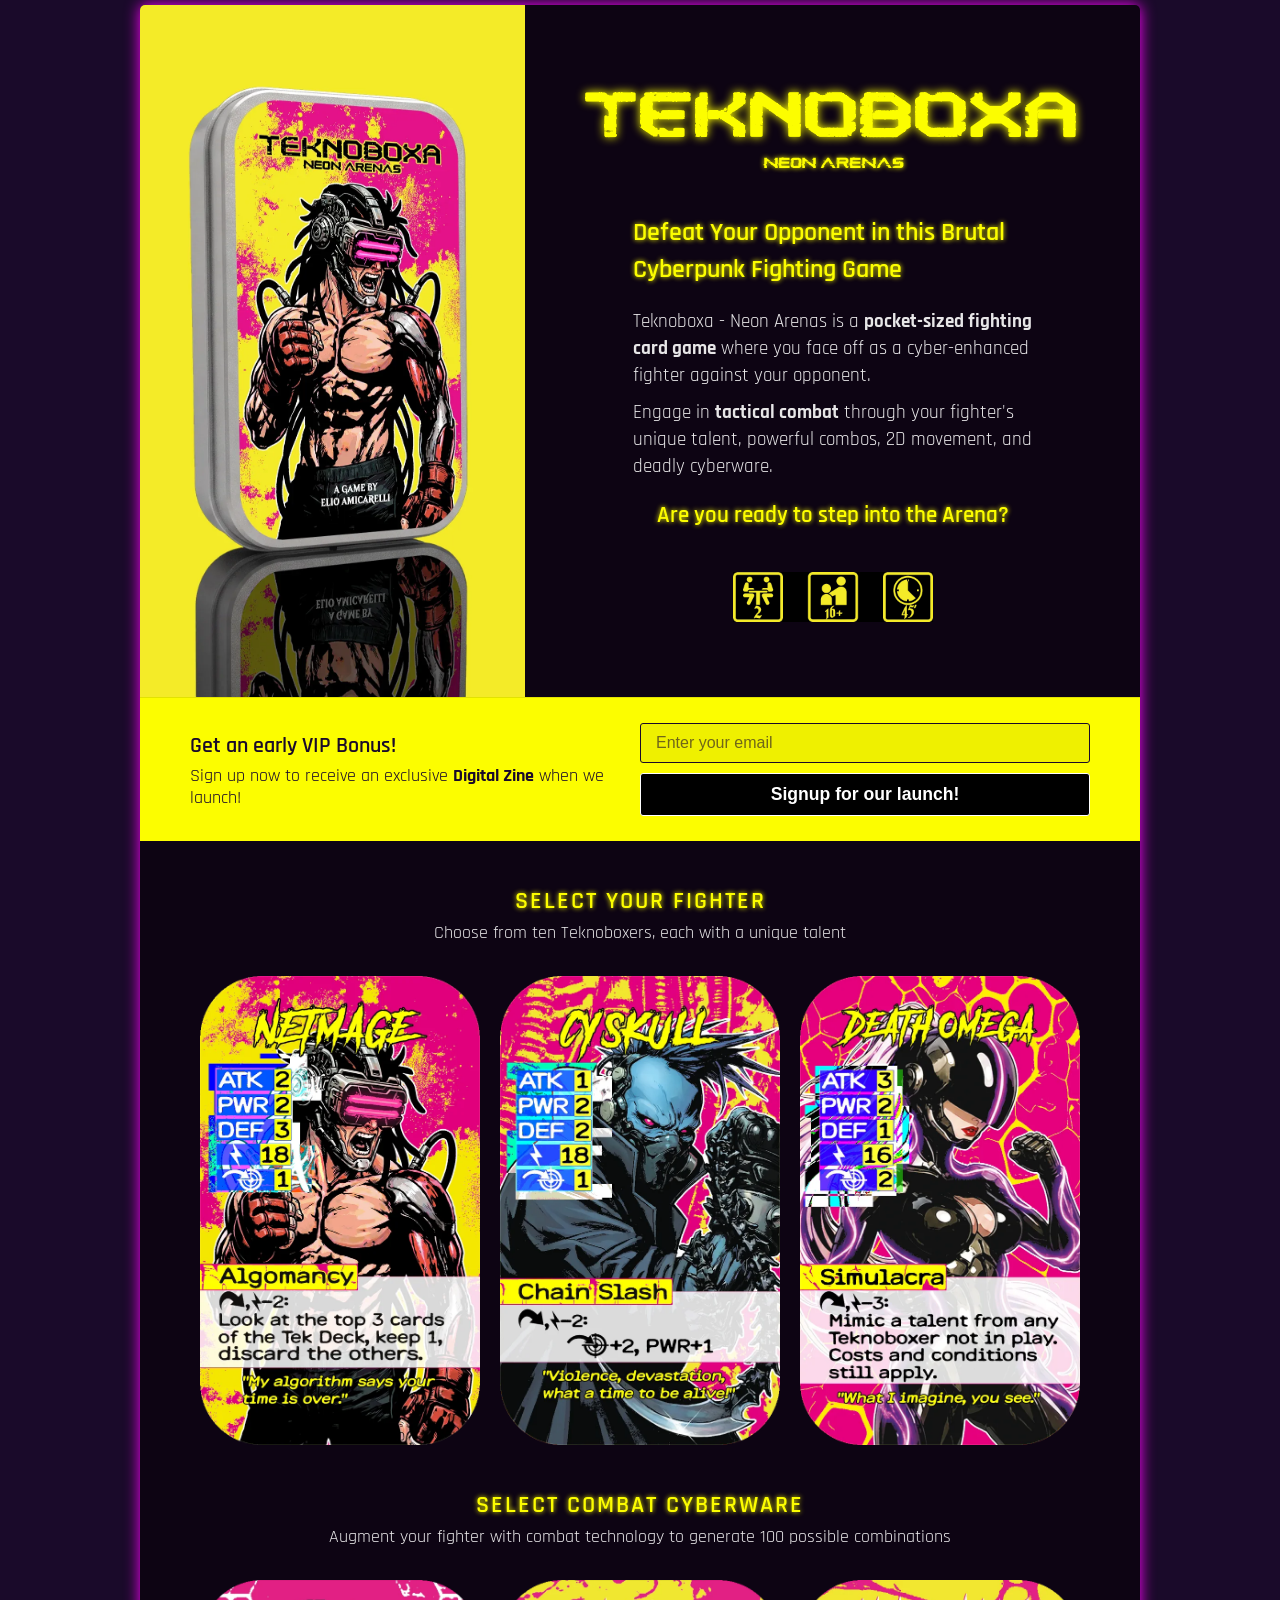
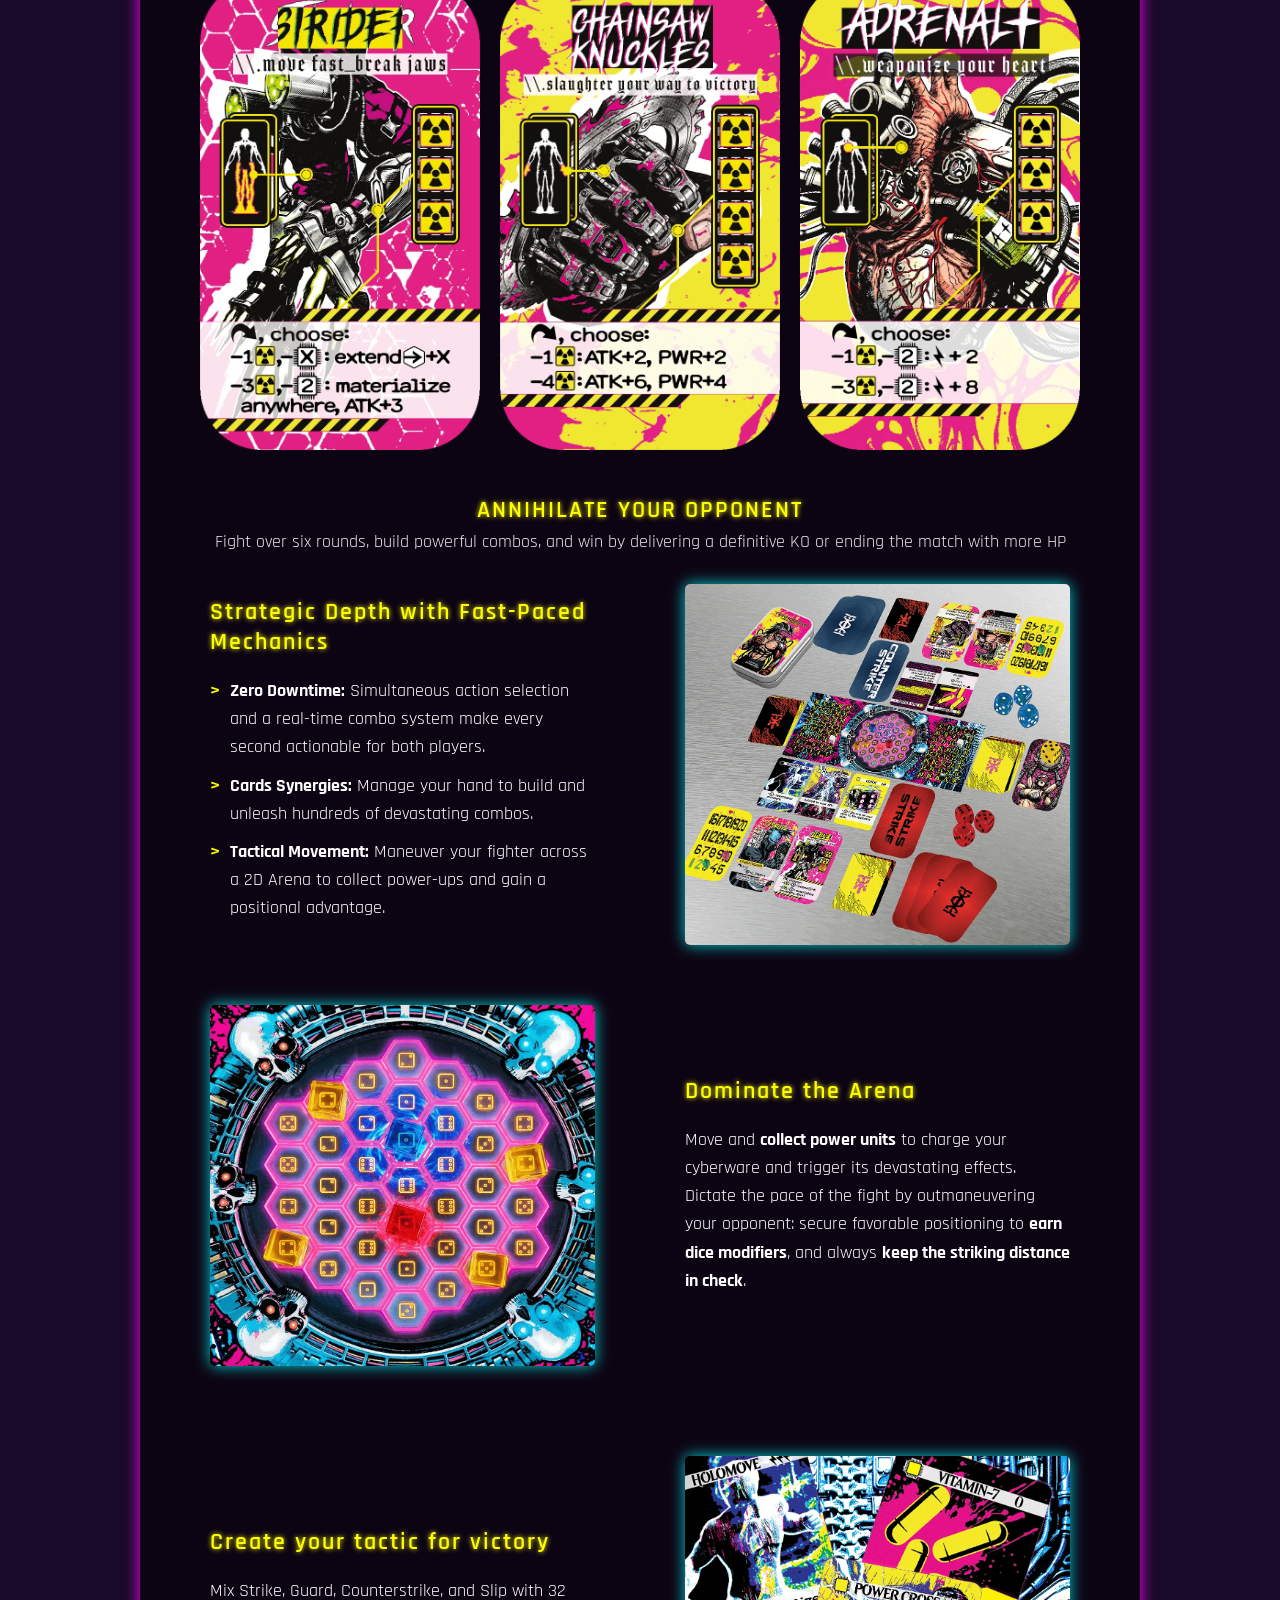
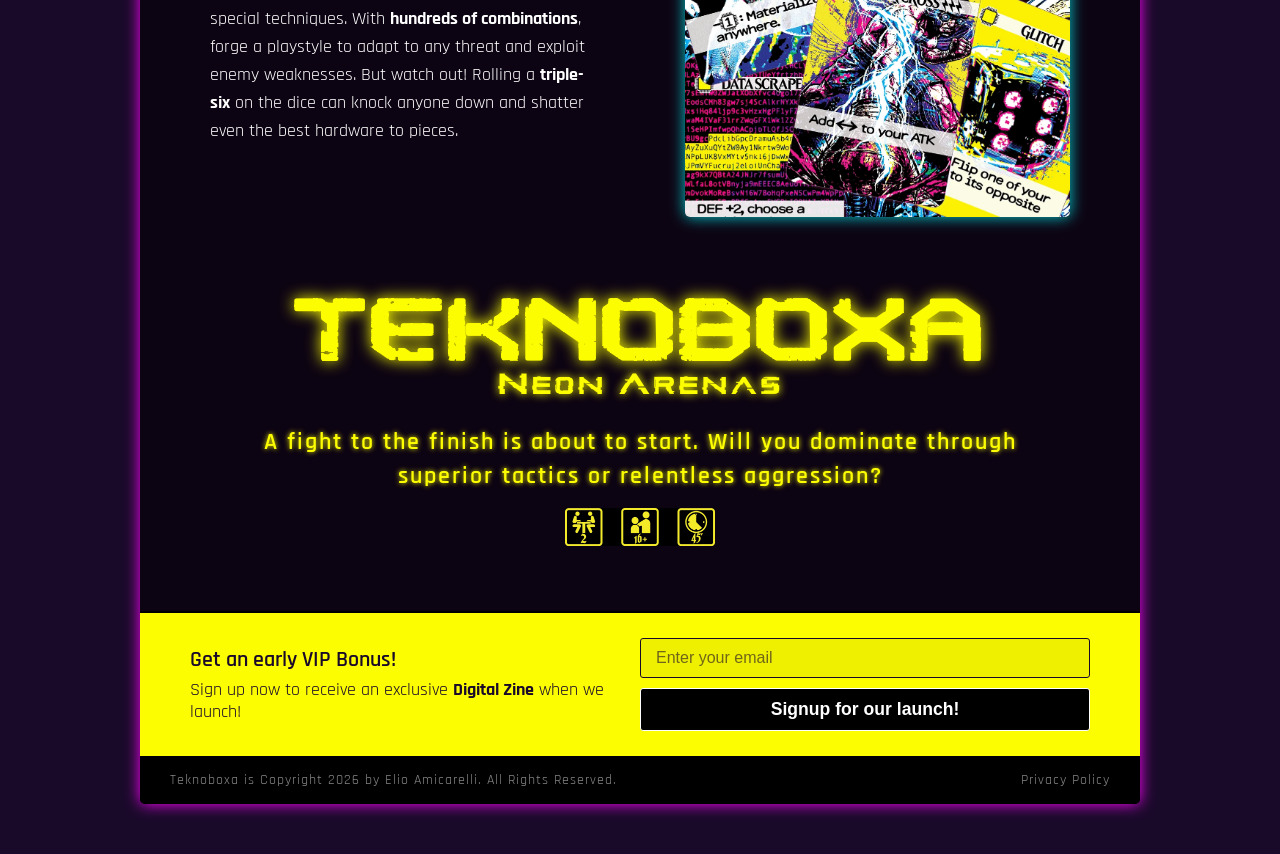
<file: index.html>
<!DOCTYPE html>
<html lang="en">
<head>
    <meta charset="UTF-8">
    <meta name="viewport" content="width=device-width, initial-scale=1.0">
    <title>Teknoboxa - Neon Arenas</title>
    <meta name="description" content="Teknoboxa - Neon Arenas: A brutal cyberpunk fighting card game. Face off as a cyber-enhanced fighter in tactical combat with unique talents and deadly cyberware.">
    <meta name="robots" content="max-image-preview:large">
    
    <!-- Open Graph / Facebook -->
    <meta property="og:type" content="website">
    <meta property="og:url" content="https://teknoboxa.com/">
    <meta property="og:title" content="Teknoboxa - Neon Arenas">
    <meta property="og:description" content="Teknoboxa - Neon Arenas: A brutal cyberpunk fighting card game. Face off as a cyber-enhanced fighter in tactical combat with unique talents and deadly cyberware.">
    <meta property="og:image" content="https://teknoboxa.com/img/teknoboxa_square_box.webp">

    <!-- Twitter -->
    <meta property="twitter:card" content="summary_large_image">
    <meta property="twitter:url" content="https://teknoboxa.com/">
    <meta property="twitter:title" content="Teknoboxa - Neon Arenas">
    <meta property="twitter:description" content="Teknoboxa - Neon Arenas: A brutal cyberpunk fighting card game. Face off as a cyber-enhanced fighter in tactical combat with unique talents and deadly cyberware.">
    <meta property="twitter:image" content="https://teknoboxa.com/img/teknoboxa_square_box.webp">

    <link rel="preconnect" href="https://fonts.googleapis.com">
    <link rel="preconnect" href="https://fonts.gstatic.com" crossorigin>
    <link href="https://fonts.googleapis.com/css2?family=Rajdhani:wght@400;600&family=VT323&display=swap" rel="stylesheet">
    <link rel="icon" type="image/png" href="img/favicon.png">
    <link rel="stylesheet" href="css/styles.css">
    
    <link rel="canonical" href="https://teknoboxa.com/">

    <!-- Structured Data (Schema.org / Game) -->
    <script type="application/ld+json">
    {
      "@context": "https://schema.org",
      "@type": "Game",
      "name": "Teknoboxa - Neon Arenas",
      "description": "A brutal cyberpunk pocket-sized tabletop fighting card game featuring simultaneous combat, hand management, and tactical grid movement.",
      "image": "https://teknoboxa.com/img/teknoboxa_square_box.webp",
      "numberOfPlayers": {
        "@type": "QuantitativeValue",
        "value": 2
      },
      "suggestedAge": "14+",
      "playTime": "PT45M",
      "genre": ["Tabletop Game", "Card Game", "Fighting Game"],
      "publisher": {
        "@type": "Organization",
        "name": "Third Mystic",
        "url": "https://teknoboxa.com"
      }
    }
    </script>
</head>
<body>
    <div class="container">
        <div class="content-card">
            <!-- Header Landmark with Hero Section & Top Signup Form -->
            <header class="main-header">
                <div class="main-body">
                    <div class="text-section">
                        <h1>TEKNOBOXA</h1>
                        <div class="role">NEON ARENAS</div>
                        <p class="description"><span class="main-description">Defeat Your Opponent in this Brutal Cyberpunk Fighting Game</span> <br><span class="sub-description">Teknoboxa - Neon Arenas is a <strong>pocket-sized fighting card game</strong> where you face off as a cyber-enhanced fighter against your opponent.</span><span class="sub-description second-sentence">Engage in <strong>tactical combat</strong> through your fighter's unique talent, powerful combos, 2D movement, and deadly cyberware.</span><br><span class="game-stats">Are you ready to step into the Arena?</span></p>
                        <div class="game-icons">
                            <img src="img/box_icons_yellow.webp" alt="Game Icons" class="icons-image">
                        </div>
                    </div>
                    <div class="image-section">
                        <picture>
                            <source srcset="img/image_1_mobile.webp" media="(max-width: 767px)">
                            <img src="img/image_1.webp" alt="Teknoboxa - Neon Arenas" class="hero-image" fetchpriority="high">
                        </picture>
                    </div>
                </div>
                <div class="footer-bar">
                    <div class="footer-text">
                        <h2>Get an early VIP Bonus!</h2>
                        <p>Sign up now to receive an exclusive <strong>Digital Zine</strong> when we launch!</p>
                    </div>
                    <form id="subscribeForm" class="subscribe-form" action="https://formspree.io/f/mkovywpg" method="POST">
                        <input id="emailInput" name="email" type="email" placeholder="Enter your email" aria-label="Email address" required>
                        <button type="submit">Signup for our launch!</button>
                    </form>
                </div>
            </header>

            <!-- Main Landmark with Core Page Content -->
            <main>
                <section class="fighter-selection">
                    <h2 class="selection-title">Select Your Fighter</h2>
                    <p class="selection-subtitle">Choose from ten Teknoboxers, each with a unique talent</p>
                    <div class="selection-container">
                        <img src="img/fighter_1.webp" alt="Fighter 1" class="selection-card">
                        <img src="img/fighter_2.webp" alt="Fighter 2" class="selection-card">
                        <img src="img/fighter_3.webp" alt="Fighter 3" class="selection-card">
                    </div>

                    <h2 class="selection-title second-title">SELECT COMBAT CYBERWARE</h2>
                    <p class="selection-subtitle">Augment your fighter with combat technology to generate 100 possible combinations</p>
                    <div class="selection-container">
                        <img src="img/cyberware_1.webp" alt="Cyberware - Strider" class="selection-card">
                        <img src="img/cyberware_2.webp" alt="Cyberware - Chainsaw Knuckles" class="selection-card">
                        <img src="img/cyberware_3.webp" alt="Cyberware - Adrenal+" class="selection-card">
                    </div>

                    <h2 class="selection-title second-title">ANNIHILATE YOUR OPPONENT</h2>
                    <p class="selection-subtitle">Fight over six rounds, build powerful combos, and win by delivering a definitive KO or ending the match with more HP</p>
                    
                    <div class="gameplay-section">
                        <div class="gameplay-text">
                            <h3 class="feature-title">Strategic Depth with Fast-Paced Mechanics</h3>
                            <ul class="feature-list">
                                <li><strong>Zero Downtime:</strong> Simultaneous action selection and a real-time combo system make every second actionable for both players.</li>
                                <li><strong>Cards Synergies:</strong> Manage your hand to build and unleash hundreds of devastating combos.</li>
                                <li><strong>Tactical Movement:</strong> Maneuver your fighter across a 2D Arena to collect power-ups and gain a positional advantage.</li>
                            </ul>
                        </div>
                        <div class="gameplay-image">
                            <img src="img/game_1.webp" alt="Teknoboxa Gameplay" class="feature-image">
                        </div>
                    </div>
                    
                    <div class="gameplay-section-reverse">
                        <div class="gameplay-image">
                            <img src="img/arena.webp" alt="Teknoboxa Arena" class="feature-image">
                        </div>
                        <div class="gameplay-text">
                            <h3 class="feature-title">Dominate the Arena</h3>
                            <p class="feature-description">Move and <strong>collect power units</strong> to charge your cyberware and trigger its devastating effects. Dictate the pace of the fight by outmaneuvering your opponent: secure favorable positioning to <strong>earn dice modifiers</strong>, and always <strong>keep the striking distance in check</strong>.</p>
                        </div>
                    </div>

                    <div class="gameplay-section">
                        <div class="gameplay-text">
                            <h3 class="feature-title">Create your tactic for victory</h3>
                            <p class="feature-description">Mix Strike, Guard, Counterstrike, and Slip with 32 special techniques. With <strong>hundreds of combinations</strong>, forge a playstyle to adapt to any threat and exploit enemy weaknesses. But watch out! Rolling a <strong>triple-six</strong> on the dice can knock anyone down and shatter even the best hardware to pieces.</p>
                        </div>
                        <div class="gameplay-image">
                            <img src="img/teks.webp" alt="Teknoboxa Game Box" class="feature-image">
                        </div>
                    </div>

                    <div class="final-call-to-action">
                        <div class="brand-footer">
                            <h2 class="brand-title">TEKNOBOXA</h2>
                            <p class="brand-subtitle">Neon Arenas</p>
                        </div>
                        <p>A fight to the finish is about to start. Will you dominate through superior tactics or relentless aggression?</p>
                        <div class="game-icons">
                            <img src="img/box_icons_yellow.webp" alt="Game Icons" class="icons-image">
                        </div>
                    </div>
                </section>

                <div class="footer-bar bottom-signup">
                    <div class="footer-text">
                        <h2>Get an early VIP Bonus!</h2>
                        <p>Sign up now to receive an exclusive <strong>Digital Zine</strong> when we launch!</p>
                    </div>
                    <form class="subscribe-form" action="https://formspree.io/f/mkovywpg" method="POST">
                        <input type="email" placeholder="Enter your email" name="email" aria-label="Email address" required>
                        <button type="submit">Signup for our launch!</button>
                    </form>
                </div>
            </main>

            <!-- Footer Landmark -->
            <footer class="site-footer">
                <div class="footer-left">Teknoboxa is Copyright 2026 by Elio Amicarelli. All Rights Reserved.</div>
                <div class="footer-right">
                    <a href="privacy-policy.html">Privacy Policy</a>
                </div>
            </footer>
        </div>
    </div>
    <script src="js/script.js" defer></script>
</body>
</html>
</file>
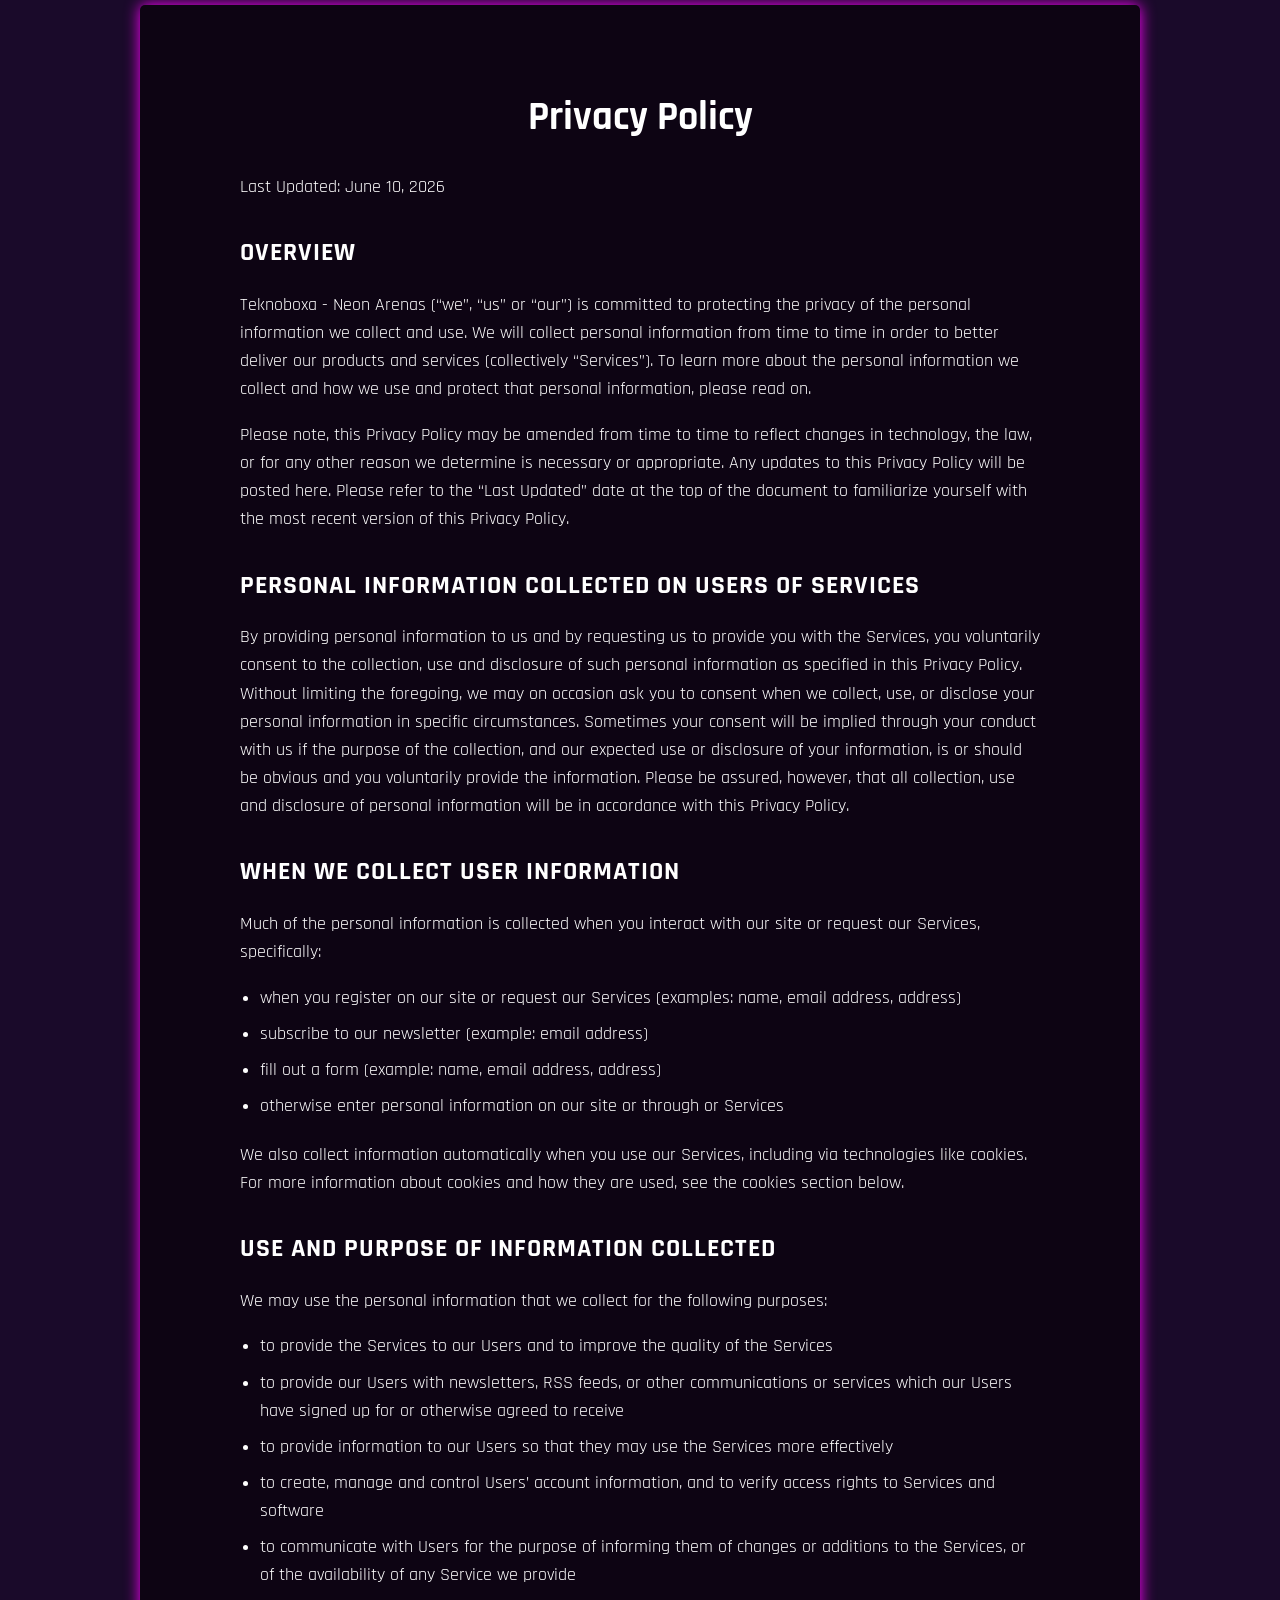
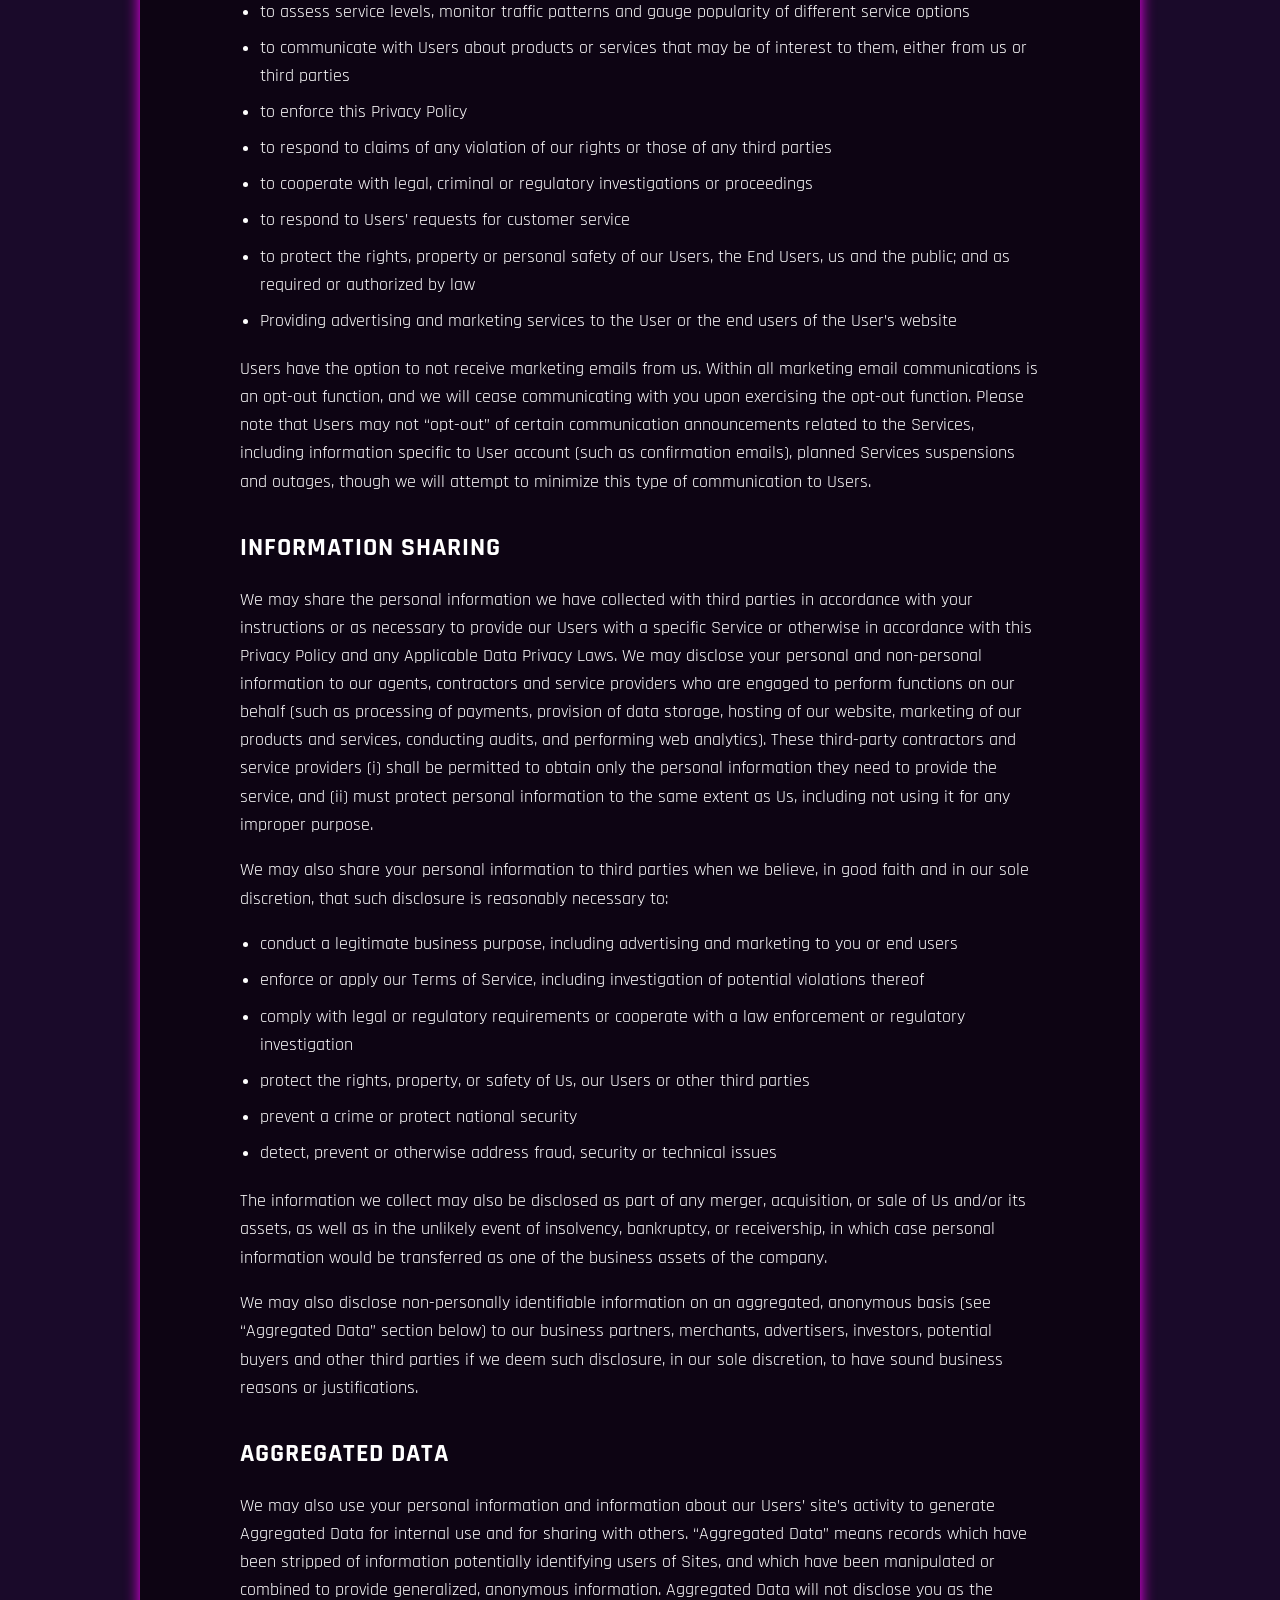
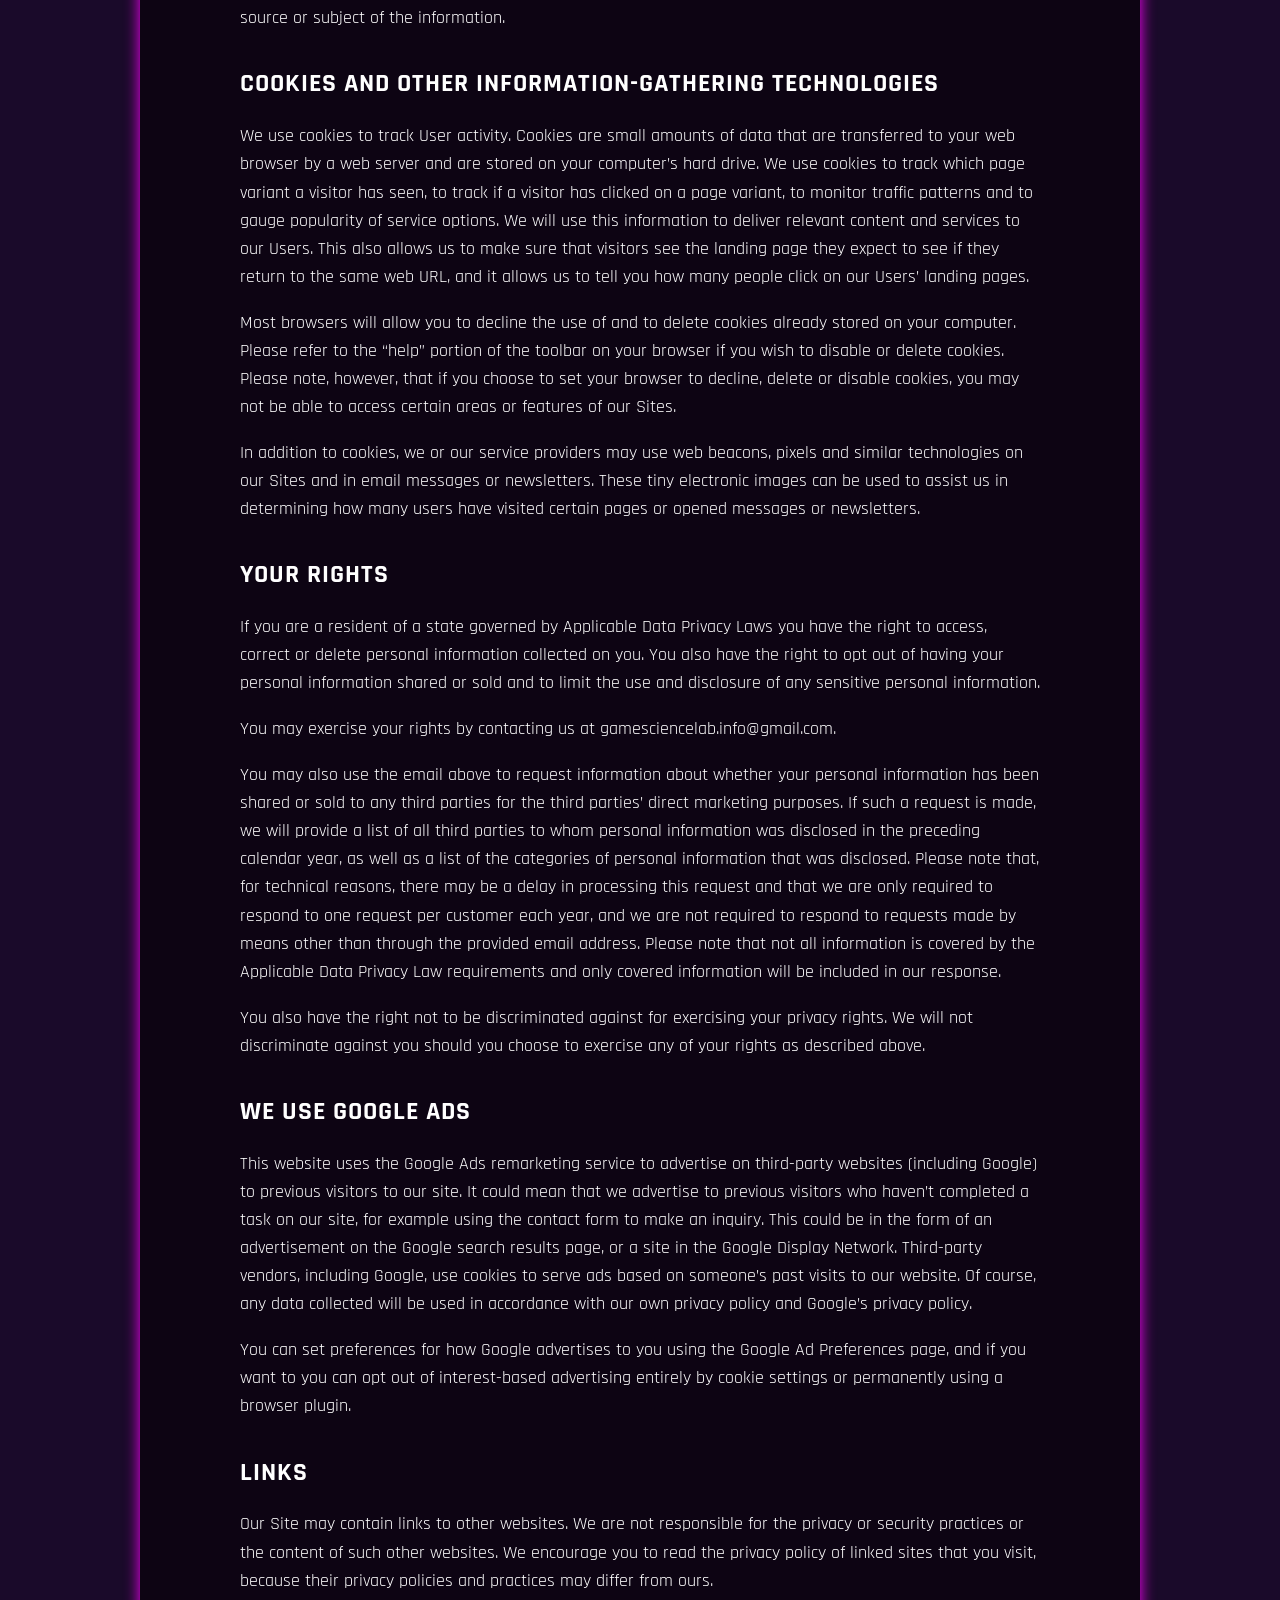
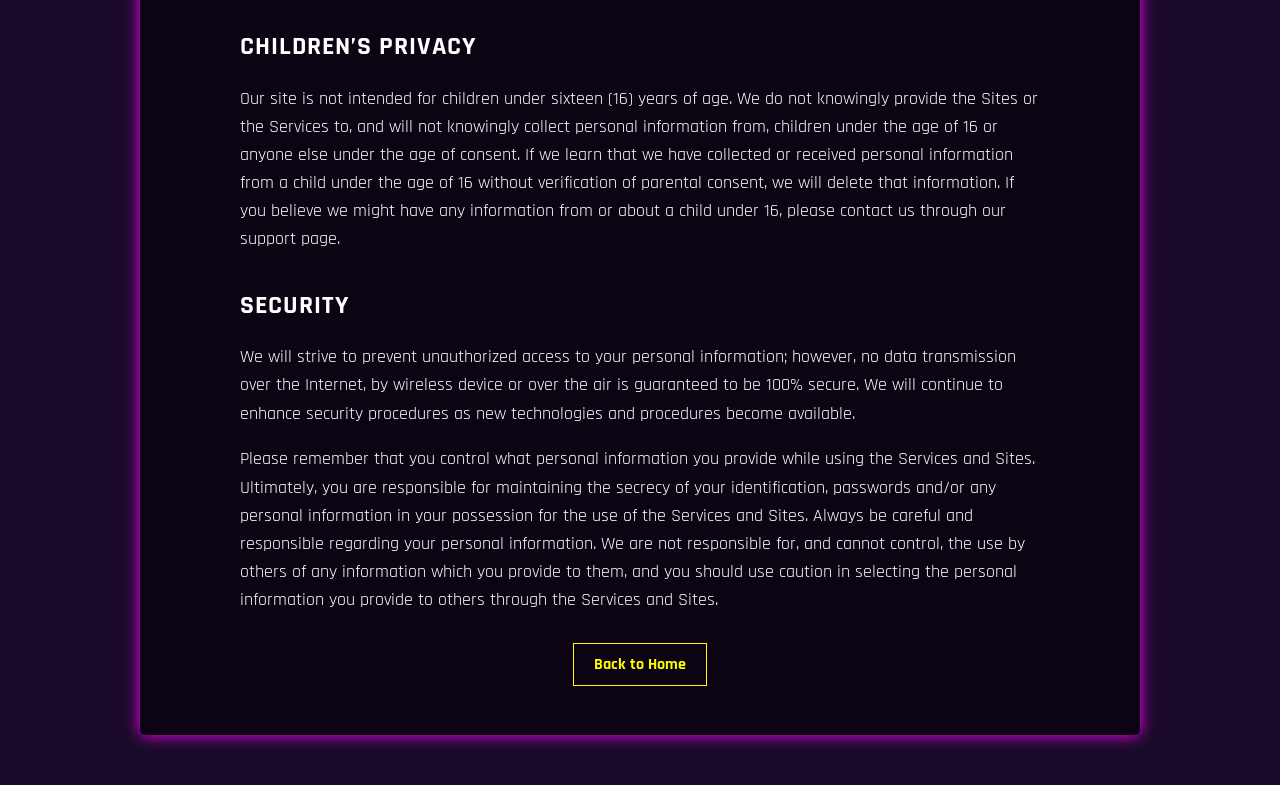
<file: privacy-policy.html>
<!DOCTYPE html>
<html lang="en">
<head>
    <meta charset="UTF-8">
    <meta name="viewport" content="width=device-width, initial-scale=1.0">
    <title>Teknoboxa - Privacy Policy</title>
    <meta name="description" content="Privacy Policy for Teknoboxa - Neon Arenas. We are committed to protecting your personal information.">
    <link rel="preconnect" href="https://fonts.googleapis.com">
    <link rel="preconnect" href="https://fonts.gstatic.com" crossorigin>
    <link href="https://fonts.googleapis.com/css2?family=Rajdhani:wght@400;600&family=VT323&display=swap" rel="stylesheet">
    <link rel="icon" type="image/png" href="img/favicon.png">
    <link rel="stylesheet" href="css/styles.css">
    <link rel="canonical" href="https://teknoboxa.com/privacy-policy.html">
</head>
<body>
    <div class="container">
        <div class="content-card">
            <div class="policy-section">
                <h1 class="policy-title">Privacy Policy</h1>
                <div class="policy-content">
                    <p>Last Updated: June 10, 2026</p>

                    <h2>Overview</h2>
                    <p>Teknoboxa - Neon Arenas (“we”, “us” or “our”) is committed to protecting the privacy of the personal information we collect and use. We will collect personal information from time to time in order to better deliver our products and services (collectively “Services”). To learn more about the personal information we collect and how we use and protect that personal information, please read on.</p>
                    <p>Please note, this Privacy Policy may be amended from time to time to reflect changes in technology, the law, or for any other reason we determine is necessary or appropriate. Any updates to this Privacy Policy will be posted here. Please refer to the “Last Updated” date at the top of the document to familiarize yourself with the most recent version of this Privacy Policy.</p>

                    <h2>Personal Information Collected on Users of Services</h2>
                    <p>By providing personal information to us and by requesting us to provide you with the Services, you voluntarily consent to the collection, use and disclosure of such personal information as specified in this Privacy Policy. Without limiting the foregoing, we may on occasion ask you to consent when we collect, use, or disclose your personal information in specific circumstances. Sometimes your consent will be implied through your conduct with us if the purpose of the collection, and our expected use or disclosure of your information, is or should be obvious and you voluntarily provide the information. Please be assured, however, that all collection, use and disclosure of personal information will be in accordance with this Privacy Policy.</p>

                    <h2>When We Collect User Information</h2>
                    <p>Much of the personal information is collected when you interact with our site or request our Services, specifically:</p>
                    <ul>
                        <li>when you register on our site or request our Services (examples: name, email address, address)</li>
                        <li>subscribe to our newsletter (example: email address)</li>
                        <li>fill out a form (example: name, email address, address)</li>
                        <li>otherwise enter personal information on our site or through or Services</li>
                    </ul>
                    <p>We also collect information automatically when you use our Services, including via technologies like cookies. For more information about cookies and how they are used, see the cookies section below.</p>

                    <h2>Use and Purpose of Information Collected</h2>
                    <p>We may use the personal information that we collect for the following purposes:</p>
                    <ul>
                        <li>to provide the Services to our Users and to improve the quality of the Services</li>
                        <li>to provide our Users with newsletters, RSS feeds, or other communications or services which our Users have signed up for or otherwise agreed to receive</li>
                        <li>to provide information to our Users so that they may use the Services more effectively</li>
                        <li>to create, manage and control Users’ account information, and to verify access rights to Services and software</li>
                        <li>to communicate with Users for the purpose of informing them of changes or additions to the Services, or of the availability of any Service we provide</li>
                        <li>to assess service levels, monitor traffic patterns and gauge popularity of different service options</li>
                        <li>to communicate with Users about products or services that may be of interest to them, either from us or third parties</li>
                        <li>to enforce this Privacy Policy</li>
                        <li>to respond to claims of any violation of our rights or those of any third parties</li>
                        <li>to cooperate with legal, criminal or regulatory investigations or proceedings</li>
                        <li>to respond to Users’ requests for customer service</li>
                        <li>to protect the rights, property or personal safety of our Users, the End Users, us and the public; and as required or authorized by law</li>
                        <li>Providing advertising and marketing services to the User or the end users of the User’s website</li>
                    </ul>
                    <p>Users have the option to not receive marketing emails from us. Within all marketing email communications is an opt-out function, and we will cease communicating with you upon exercising the opt-out function. Please note that Users may not “opt-out” of certain communication announcements related to the Services, including information specific to User account (such as confirmation emails), planned Services suspensions and outages, though we will attempt to minimize this type of communication to Users.</p>

                    <h2>Information Sharing</h2>
                    <p>We may share the personal information we have collected with third parties in accordance with your instructions or as necessary to provide our Users with a specific Service or otherwise in accordance with this Privacy Policy and any Applicable Data Privacy Laws. We may disclose your personal and non-personal information to our agents, contractors and service providers who are engaged to perform functions on our behalf (such as processing of payments, provision of data storage, hosting of our website, marketing of our products and services, conducting audits, and performing web analytics). These third-party contractors and service providers (i) shall be permitted to obtain only the personal information they need to provide the service, and (ii) must protect personal information to the same extent as Us, including not using it for any improper purpose.</p>
                    <p>We may also share your personal information to third parties when we believe, in good faith and in our sole discretion, that such disclosure is reasonably necessary to:</p>
                    <ul>
                        <li>conduct a legitimate business purpose, including advertising and marketing to you or end users</li>
                        <li>enforce or apply our Terms of Service, including investigation of potential violations thereof</li>
                        <li>comply with legal or regulatory requirements or cooperate with a law enforcement or regulatory investigation</li>
                        <li>protect the rights, property, or safety of Us, our Users or other third parties</li>
                        <li>prevent a crime or protect national security</li>
                        <li>detect, prevent or otherwise address fraud, security or technical issues</li>
                    </ul>
                    <p>The information we collect may also be disclosed as part of any merger, acquisition, or sale of Us and/or its assets, as well as in the unlikely event of insolvency, bankruptcy, or receivership, in which case personal information would be transferred as one of the business assets of the company.</p>
                    <p>We may also disclose non-personally identifiable information on an aggregated, anonymous basis (see “Aggregated Data” section below) to our business partners, merchants, advertisers, investors, potential buyers and other third parties if we deem such disclosure, in our sole discretion, to have sound business reasons or justifications.</p>

                    <h2>Aggregated Data</h2>
                    <p>We may also use your personal information and information about our Users’ site’s activity to generate Aggregated Data for internal use and for sharing with others. “Aggregated Data” means records which have been stripped of information potentially identifying users of Sites, and which have been manipulated or combined to provide generalized, anonymous information. Aggregated Data will not disclose you as the source or subject of the information.</p>

                    <h2>Cookies and Other Information-Gathering Technologies</h2>
                    <p>We use cookies to track User activity. Cookies are small amounts of data that are transferred to your web browser by a web server and are stored on your computer’s hard drive. We use cookies to track which page variant a visitor has seen, to track if a visitor has clicked on a page variant, to monitor traffic patterns and to gauge popularity of service options. We will use this information to deliver relevant content and services to our Users. This also allows us to make sure that visitors see the landing page they expect to see if they return to the same web URL, and it allows us to tell you how many people click on our Users’ landing pages.</p>
                    <p>Most browsers will allow you to decline the use of and to delete cookies already stored on your computer. Please refer to the “help” portion of the toolbar on your browser if you wish to disable or delete cookies. Please note, however, that if you choose to set your browser to decline, delete or disable cookies, you may not be able to access certain areas or features of our Sites.</p>
                    <p>In addition to cookies, we or our service providers may use web beacons, pixels and similar technologies on our Sites and in email messages or newsletters. These tiny electronic images can be used to assist us in determining how many users have visited certain pages or opened messages or newsletters.</p>

                    <h2>Your Rights</h2>
                    <p>If you are a resident of a state governed by Applicable Data Privacy Laws you have the right to access, correct or delete personal information collected on you. You also have the right to opt out of having your personal information shared or sold and to limit the use and disclosure of any sensitive personal information.</p>
                    <p>You may exercise your rights by contacting us at gamesciencelab.info@gmail.com.</p>
                    <p>You may also use the email above to request information about whether your personal information has been shared or sold to any third parties for the third parties’ direct marketing purposes. If such a request is made, we will provide a list of all third parties to whom personal information was disclosed in the preceding calendar year, as well as a list of the categories of personal information that was disclosed. Please note that, for technical reasons, there may be a delay in processing this request and that we are only required to respond to one request per customer each year, and we are not required to respond to requests made by means other than through the provided email address. Please note that not all information is covered by the Applicable Data Privacy Law requirements and only covered information will be included in our response.</p>
                    <p>You also have the right not to be discriminated against for exercising your privacy rights. We will not discriminate against you should you choose to exercise any of your rights as described above.</p>

                    <h2>We Use Google Ads</h2>
                    <p>This website uses the Google Ads remarketing service to advertise on third-party websites (including Google) to previous visitors to our site. It could mean that we advertise to previous visitors who haven’t completed a task on our site, for example using the contact form to make an inquiry. This could be in the form of an advertisement on the Google search results page, or a site in the Google Display Network. Third-party vendors, including Google, use cookies to serve ads based on someone’s past visits to our website. Of course, any data collected will be used in accordance with our own privacy policy and Google’s privacy policy.</p>
                    <p>You can set preferences for how Google advertises to you using the Google Ad Preferences page, and if you want to you can opt out of interest-based advertising entirely by cookie settings or permanently using a browser plugin.</p>

                    <h2>Links</h2>
                    <p>Our Site may contain links to other websites. We are not responsible for the privacy or security practices or the content of such other websites. We encourage you to read the privacy policy of linked sites that you visit, because their privacy policies and practices may differ from ours.</p>

                    <h2>Children’s Privacy</h2>
                    <p>Our site is not intended for children under sixteen (16) years of age. We do not knowingly provide the Sites or the Services to, and will not knowingly collect personal information from, children under the age of 16 or anyone else under the age of consent. If we learn that we have collected or received personal information from a child under the age of 16 without verification of parental consent, we will delete that information. If you believe we might have any information from or about a child under 16, please contact us through our support page.</p>

                    <h2>Security</h2>
                    <p>We will strive to prevent unauthorized access to your personal information; however, no data transmission over the Internet, by wireless device or over the air is guaranteed to be 100% secure. We will continue to enhance security procedures as new technologies and procedures become available.</p>
                    <p>Please remember that you control what personal information you provide while using the Services and Sites. Ultimately, you are responsible for maintaining the secrecy of your identification, passwords and/or any personal information in your possession for the use of the Services and Sites. Always be careful and responsible regarding your personal information. We are not responsible for, and cannot control, the use by others of any information which you provide to them, and you should use caution in selecting the personal information you provide to others through the Services and Sites.</p>
                </div>
                <div class="back-link">
                    <a href="index.html">Back to Home</a>
                </div>
            </div>
        </div>
    </div>
</body>
</html>
</file>
<file: css/styles.css>
* {
    box-sizing: border-box;
}

@font-face {
    font-family: 'Reboot Crush';
    src: url('../fonts/reboot-crush.ttf');
}

@font-face {
    font-family: 'Glitch Inside';
    src: url('../fonts/glitch-inside.otf');
}

body {
    margin: 0;
    font-family: 'VT323', monospace;
    display: flex;
    justify-content: flex-start; /* Move content to the top */
    align-items: center;   /* Center content horizontally */
    min-height: 100vh;
    background-color: #1a0a2a; /* Very dark purple/blue for cyberpunk feel */
    color: #00ff00; /* Neon green default text color */
    padding: 5px 20px 20px 20px; /* Minimal top padding */
    flex-direction: column; /* Allow content to flow naturally */
}

/* Adjust body padding for desktop */
@media screen and (min-width: 768px) {
    body {
        padding: 5px 50px 50px 50px; /* Minimal top padding */
    }
}

.container {
    max-width: 1200px;
    width: 100%;
}

.content-card {
    background-color: #0d0413; /* Even darker background for the card */
    border-radius: 5px; /* Sharper corners */
    overflow: hidden;
    color: #00ff00; /* Neon green text color for the card */
    display: flex;
    flex-direction: column; /* Stack main-body and footer-bar */
    box-shadow: 0 0 15px #FF00FF; /* Neon magenta glow effect */
}

.main-body {
    display: flex;
    flex-direction: column; /* Mobile: stacking vertically */
}

.text-section {
    padding: 30px 30px 30px 30px; /* Added top padding to shift content down */
    display: flex;
    flex-direction: column;
    justify-content: center;
    align-items: center; /* Center content for mobile */
    text-align: center; /* Center text for mobile */
    order: 1; /* Place text section after image on mobile */
}

.text-section .role {
    font-family: 'Glitch Inside', sans-serif; /* Apply the custom font */
    font-size: 0.9em;
    color: #fcfd00; /* Neon yellow */
    margin-top: 2px; /* Reduce margin to bring role closer */
    margin-bottom: 25px; /* Increased space before subscribe form */
    text-shadow: 0 0 5px #fcfd00; /* Subtle glow */
    order: 1; /* Place role second on mobile */
}

.text-section h1 {
    font-family: 'Reboot Crush', sans-serif; /* Apply the custom font */
    font-size: 6vw; /* Further reduced fluid font size for mobile */
    margin-bottom: 2px; /* Reduce margin to bring role closer */
    color: #fcfd00; /* Neon yellow */
    text-shadow: 0 0 10px #fcfd00; /* Stronger glow */
    padding: 0 10px; /* Add lateral padding for mobile */
    order: 0; /* Place h1 first on mobile */
}

.text-section .description {
    font-size: 1.1em;
    line-height: 1.4;
    color: #00cc00; /* Softer neon green */
    margin-bottom: 25px;
    max-width: 400px; /* Limit description width */
    order: 3; /* Place description last on mobile */
}

.main-description {
    font-family: 'Rajdhani', sans-serif;
    font-weight: 600;
    font-size: 1.5em;
    display: block;
    margin-bottom: 0;
    color: #fcfd00; /* Neon yellow to match the title */
    text-shadow: 0 0 5px #fcfd00;
}

.sub-description {
    font-family: 'Rajdhani', sans-serif;
    font-weight: 400;
    font-size: 1.1em;
    color: #ffffff; /* White text */
    opacity: 0.9;
    line-height: 1.4;
    display: block;
    margin-top: -5px;
}

.sub-description.second-sentence {
    margin-top: 10px; /* This creates a gap smaller than two <br> tags but larger than the negative margin */
}

.game-stats {
    display: block; /* Make it a block-level element to allow centering */
    text-align: center; /* Center the text within the block */
    font-family: 'Rajdhani', sans-serif;
    font-weight: 600;
    font-size: 1.3em;
    color: #fcfd00; /* Neon yellow to match the main description */
    text-shadow: 0 0 5px #fcfd00; /* Subtle glow */
    margin-top: -5px;
}

.game-icons {
    display: flex;
    justify-content: center;
    margin-top: 15px;
    margin-bottom: 25px;
    order: 4; /* Place after description (which is order: 3) */
    width: 100%;
}

.icons-image {
    max-width: 200px; /* Restored original size for top icons */
    width: 100%;
    height: auto;
}

/* Specific size and spacing for icons at the bottom of the page */
.final-call-to-action .icons-image {
    max-width: 150px; /* Increased slightly from 120px */
}

.final-call-to-action .game-icons {
    margin-bottom: 5px; /* Reduced space to tighten layout while preventing collision */
}

.subscribe-form {
    display: flex;
    flex-direction: column; /* Stack vertically on mobile */
    gap: 10px;
    margin-bottom: 10px; /* Consistent space after subscribe form */
    width: 100%;
    max-width: 300px; /* Limit width of form on mobile */
    order: 2; /* Place form third on mobile */
}

.subscribe-form input {
    background-color: rgba(0, 255, 0, 0.1); /* Semi-transparent neon green */
    border: 1px solid #00ff00; /* Neon green border */
    border-radius: 3px; /* Sharper corners */
    padding: 10px 15px;
    color: #00ff00; /* Neon green text */
    font-size: 1em;
    width: 100%;
    box-sizing: border-box; /* Include padding in width */
    transition: all 0.3s ease;
}

.subscribe-form input:focus {
    outline: none;
    border-color: #00ffff; /* Neon Cyan border */
    box-shadow: 0 0 10px rgba(0, 255, 255, 0.8); /* Neon Cyan glow */
    background-color: rgba(0, 255, 255, 0.1);
}

.subscribe-form input::placeholder {
    color: rgba(0, 255, 0, 0.7); /* Neon green placeholder */
}

.subscribe-form button {
    background-color: #000000; /* Black background */
    color: #ffffff; /* White text */
    border: 1px solid #ffffff; /* Neutral white border */
    border-radius: 3px; /* Sharper corners */
    padding: 12px 20px; /* Increased padding */
    font-size: 1.1em; /* Slightly larger font */
    font-weight: bold;
    cursor: pointer;
    transition: all 0.3s ease;
    width: 100%;
    box-sizing: border-box; /* Include padding in width */
}

.subscribe-form button:hover {
    background-color: #333333; /* Dark gray on hover */
}

.success-message {
    color: #1a0a2a;
    font-family: 'Rajdhani', sans-serif;
    font-size: 1.2em;
    font-weight: 600;
    padding: 10px 0;
}

/* Adjust form for desktop */
@media screen and (min-width: 768px) {
    .subscribe-form {
        flex-direction: row; /* Horizontal layout on desktop */
        max-width: 400px; /* Allow wider form on desktop */
        order: 3; /* Place form after description on desktop */
    }

    .subscribe-form input {
        flex-grow: 1; /* Allow input to take available space */
    }

    .subscribe-form button {
        width: auto; /* Button width adjusts to content */
        padding: 10px 20px;
    }
}



.footer-bar {
    background-color: #fcfd00; /* Neon yellow to match the title */
    color: #0d0413; /* Dark text for contrast */
    padding: 25px 30px;
    display: flex;
    flex-direction: column;
    align-items: center;
    gap: 20px;
    border-top: 1px solid rgba(0, 0, 0, 0.1);
    text-align: center;
    position: relative;
    z-index: 2; /* Keep it on the forefront above hero image/selection cards */
}

.bottom-signup {
    border-top: 2px solid #000; /* Stronger separation at the bottom */
}

.site-footer {
    background-color: #000;
    color: #888;
    padding: 15px 30px;
    display: flex;
    justify-content: space-between;
    align-items: center;
    font-family: 'Rajdhani', sans-serif;
    font-size: 0.85em;
    letter-spacing: 1px;
}

.site-footer a {
    color: #888;
    text-decoration: none;
    transition: color 0.3s ease;
}

.site-footer a:hover {
    color: #fcfd00;
}

@media screen and (max-width: 480px) {
    .site-footer {
        flex-direction: column;
        gap: 10px;
        text-align: center;
        padding: 20px;
    }
}

.footer-text h2 {
    margin: 0 0 5px 0;
    font-family: 'Rajdhani', sans-serif;
    font-size: 1.4em;
    font-weight: 600;
    color: #1a0a2a;
}

.footer-text p {
    margin: 0;
    font-family: 'Rajdhani', sans-serif;
    font-size: 1.1em;
    color: #1a0a2a;
}

/* Adjust subscribe form for footer */
.footer-bar .subscribe-form {
    margin-bottom: 0;
    width: 100%;
    max-width: 400px;
    order: unset; /* Reset mobile order */
}

.footer-bar .subscribe-form input {
    background-color: rgba(0, 0, 0, 0.05);
    border: 1px solid #1a0a2a;
    color: #1a0a2a;
}

.footer-bar .subscribe-form input:focus {
    outline: none;
    border-color: #1a0a2a;
    box-shadow: 0 0 10px rgba(26, 10, 42, 0.5);
    background-color: rgba(0, 0, 0, 0.08);
}

.footer-bar .subscribe-form input::placeholder {
    color: rgba(26, 10, 42, 0.6);
}

.footer-bar .subscribe-form button {
}

.image-section {
    width: 100%;
    order: 0; /* Place image section before text on mobile */
}

.image-section picture {
    display: block;
    width: 100%;
    height: 100%;
}

.hero-image {
    width: 100%;
    height: auto;
    display: block;
    border-radius: 0; /* Sharper edges for cyberpunk look */
}

.fighter-selection {
    text-align: center;
    padding: 40px 20px 30px 20px; /* Added bottom padding for better spacing on mobile */
    width: 100%;
}

.selection-title {
    font-family: 'Rajdhani', sans-serif;
    font-weight: 600;
    font-size: 1.5em;
    color: #fcfd00; /* Neon yellow to match the main description */
    text-shadow: 0 0 5px #fcfd00;
    margin: 0;
    text-transform: uppercase;
    letter-spacing: 2px;
    transition: all 0.3s ease;
    display: inline-block;
    padding: 5px 15px;
    border-radius: 3px;
}

.selection-title.scrolled-active {
    color: #ffffff;
    background-color: #0000ff;
    text-shadow: none;
}

/* Title Glitch Effects */
.selection-title[class*="glitch-"] {
    transition: none !important; /* Instant jump to glitch state */
}

.selection-title.glitch-1 {
    text-shadow: 4px 0 0 #00ffff, -4px 0 0 #ff00ff;
    color: rgba(255, 255, 255, 0.8);
}

.selection-title.glitch-2 {
    text-shadow: -6px -2px 0 red, 6px 2px 0 blue;
    color: rgba(200, 200, 255, 0.9);
}

.selection-title.glitch-3 {
    text-shadow: 2px 2px 0 lime, -2px -2px 0 magenta;
    color: #ccffff;
}

.selection-title.glitch-4 {
    text-shadow: -5px 1px 0 #00ffff, 3px -1px 0 #ff00ff, 0px 0px 5px white;
    color: rgba(255, 255, 255, 0.4);
}

/* Button Glitch Effects */
.subscribe-form button[class*="glitch-"] {
    transition: none !important; /* Instant jump to glitch state */
}

.subscribe-form button.glitch-1 {
    text-shadow: 4px 0 0 #00ffff, -4px 0 0 #ff00ff;
    color: rgba(255, 255, 255, 0.8) !important;
}

.subscribe-form button.glitch-2 {
    text-shadow: -6px -2px 0 red, 6px 2px 0 blue;
    color: rgba(200, 200, 255, 0.9) !important;
}

.subscribe-form button.glitch-3 {
    text-shadow: 2px 2px 0 lime, -2px -2px 0 magenta;
    color: #ccffff !important;
}

.subscribe-form button.glitch-4 {
    text-shadow: -5px 1px 0 #00ffff, 3px -1px 0 #ff00ff, 0px 0px 5px white;
    color: rgba(255, 255, 255, 0.4) !important;
}

.selection-subtitle {
    font-family: 'Rajdhani', sans-serif;
    font-weight: 400;
    font-size: 1.1em;
    color: #ffffff; /* White text */
    opacity: 0.9;
    line-height: 1.4;
    margin-top: 0;
    margin-bottom: 30px; /* Increased space before the next section */
}

.selection-title.second-title {
    margin-top: 0;
}

.selection-container {
    display: flex;
    justify-content: center;
    flex-wrap: wrap; /* Allow wrapping on small screens */
    gap: 20px;
    margin-top: 25px;
    margin-bottom: 40px;
    padding: 0 10px;
}

.selection-card {
    max-width: 280px; /* Consistently sized for side-by-side layout */
    width: 100%;
    height: auto;
    transition: all 0.3s ease;
}

/* Base popping effect class for JS to trigger */
.selection-card.scrolled-pop {
    transform: scale(1.05) translateY(-5px);
    filter: drop-shadow(0 0 10px rgba(255, 0, 255, 0.9)) drop-shadow(0 0 5px rgba(255, 0, 255, 0.5)); /* Glow follows PNG alpha transparency */
    z-index: 10; /* Ensure active card is above others */
    position: relative;
    will-change: transform, filter;
}

/* Hover effect for devices that support hover */
@media (hover: hover) {
    .selection-card:hover {
        transform: scale(1.05) translateY(-5px);
        filter: drop-shadow(0 0 10px rgba(255, 0, 255, 0.9)) drop-shadow(0 0 5px rgba(255, 0, 255, 0.5));
        z-index: 10;
        position: relative;
    }
}

/* Media query for desktop */
@media screen and (min-width: 768px) {
    .content-card {
        max-width: 1000px; /* Slightly wider for the footer layout */
        margin: 0 auto;
    }

    .main-body {
        flex-direction: row; /* Side-by-side image and text */
    }

    .text-section {
        flex: 1;
        padding: 50px 50px 50px 50px;
        text-align: left; /* Align text left for desktop */
        /* align-items: flex-start; - Removed to allow individual centering */
        order: 1; /* Place text section after image on desktop */
    }

    .text-section h1 {
        font-size: 2.5em; /* Smaller font for desktop */
        order: 0; /* Place h1 first on desktop */
    }

    .text-section .role {
        text-align: center; /* Center the role text on desktop */
        order: 1; /* Place role second on desktop */
    }

    .text-section .description {
        order: 2; /* Place description third on desktop */
    }

    .image-section {
        flex: 1;
        display: block;
        background-color: #0d0413; /* Dark background for the image section on desktop */
        order: 0; /* Place image section before text on desktop */
    }

    .hero-image {
        width: 100%;
        height: 100%;
        object-fit: cover;
    }

    .footer-bar {
        flex-direction: row;
        justify-content: space-between;
        text-align: left;
        padding: 25px 50px;
    }

    .footer-bar .subscribe-form {
        flex-direction: column; /* Force vertical layout even on desktop */
        max-width: 450px;
    }

    .footer-bar .subscribe-form button {
        width: 100%; /* Match input width */
    }
}

/* Video Page Styles */
.video-section {
    padding: 20px 0; /* Removed horizontal padding for mobile */
    display: flex;
    flex-direction: column;
    align-items: center;
    width: 100%;
}

.video-container {
    position: relative;
    width: 100%;
    max-width: 800px;
    padding-bottom: 56.25%; /* 16:9 Aspect Ratio */
    height: 0;
    overflow: hidden;
    border: 2px solid #00ff00;
    box-shadow: 0 0 15px #00ff00;
    margin-bottom: 20px;
}

.video-container iframe {
    position: absolute;
    top: 0;
    left: 0;
    width: 100%;
    height: 100%;
    border: 0;
}

.video-title {
    font-family: 'Reboot Crush', sans-serif;
    color: #fcfd00;
    text-shadow: 0 0 10px #fcfd00;
    margin-bottom: 20px;
    text-align: center;
    word-break: normal; /* Override previous break-word */
    white-space: nowrap; /* Force text to stay on a single line */
    overflow: hidden; /* Hide overflowing text */
    text-overflow: ellipsis; /* Add ellipsis if text overflows (though font size should prevent this) */
    padding: 0 5px; /* Small horizontal padding by default */
}

/* Adjust font size for mobile screens */
@media screen and (max-width: 767px) {
    .video-title {
        font-size: 5vw; /* Conservative font size to ensure it fits on one line */
    }
}

/* Adjust video section padding and title size for desktop */
@media screen and (min-width: 768px) {
    .video-section {
        padding: 50px; /* More padding on desktop */
    }

    .video-title {
        font-size: 2.5em; /* Original size for desktop */
        padding: 0; /* No horizontal padding on desktop, handled by video-section padding */
    }
}


/* Gameplay Section Styles */
.gameplay-section {
    display: flex;
    flex-direction: column; /* Stack image and text vertically on mobile */
    align-items: center;
    gap: 30px;
    padding: 0 20px 40px 20px;
    width: 100%;
}

.gameplay-image {
    width: 100%;
    max-width: 400px; /* Limit image width on mobile */
}

.feature-image {
    width: 100%;
    height: auto;
    display: block;
    border-radius: 5px;
    box-shadow: 0 0 15px rgba(0, 255, 255, 0.8); /* Neon cyan glow */
}

.gameplay-text {
    width: 100%;
    max-width: 500px; /* Limit text width on mobile */
    text-align: center;
}

.feature-list {
    list-style: none; /* Remove default bullet points */
    padding: 0;
    margin: 0;
    text-align: left; /* Align bullet points left */
    color: #ffffff;
    font-family: 'Rajdhani', sans-serif;
    font-size: 1.1em;
    line-height: 1.6;
}

.feature-list li {
    margin-bottom: 10px;
    position: relative;
    padding-left: 20px; /* Space for custom bullet */
}

.feature-list li::before {
    content: '>'; /* Custom bullet point */
    color: #fcfd00; /* Neon yellow for bullet */
    position: absolute;
    left: 0;
    font-weight: bold;
}

.feature-title {
    font-family: 'Rajdhani', sans-serif;
    font-weight: 600;
    font-size: 1.5em;
    color: #fcfd00; /* Neon yellow to match the main description */
    text-shadow: 0 0 5px #fcfd00;
    margin-top: 0;
    margin-bottom: 20px;
    letter-spacing: 2px;
}

.feature-description {
    color: #ffffff;
    font-family: 'Rajdhani', sans-serif;
    font-size: 1.1em;
    line-height: 1.6;
    text-align: left;
    margin: 0;
}

.final-call-to-action {
    text-align: center;
    padding: 20px 20px 10px 20px; /* Reduced bottom padding to tighten layout */
    width: 100%;
    max-width: 800px;
    margin: 0 auto;
}

.final-call-to-action > p {
    font-family: 'Rajdhani', sans-serif;
    font-size: 1.5em; /* Reduced from 1.8em to match other titles */
    font-weight: 600;
    color: #fcfd00;
    text-shadow: 0 0 5px #fcfd00;
    line-height: 1.4;
    letter-spacing: 2px; /* Increased from 1px to match other titles */
    margin: 0;
}

.brand-footer {
    margin-top: -15px; /* Changed to negative to move it further up */
    margin-bottom: 25px; /* Added space between branding and the next paragraph */
    text-align: center;
    width: 100%;
    padding: 9 40px 0 20px; /* Increased right padding to shift text further to the left */
    box-sizing: border-box;
}

.brand-title {
    font-family: 'Reboot Crush', sans-serif;
    font-size: clamp(0.8rem, 5.5vw, 3.5rem);
    color: #fcfd00;
    text-shadow: 0 0 15px #fcfd00;
    margin: 0;
    line-height: 1.1;
    display: block;
    max-width: 100%;
}

.brand-subtitle {
    font-family: 'Glitch Inside', sans-serif;
    font-size: clamp(1rem, 3vw, 1.8rem); /* Increased from clamp(0.8rem, 2vw, 1.2rem) */
    color: #fcfd00;
    text-shadow: 0 0 8px #fcfd00;
    margin: 5px 0 0 0;
    letter-spacing: clamp(1px, 0.8vw, 4px);
}


/* Desktop styles for gameplay section */
@media screen and (min-width: 768px) {
    .fighter-selection {
        padding: 40px 20px 20px 20px;
    }

    .final-call-to-action {
        padding: 40px 20px;
    }

    .gameplay-section {
        flex-direction: row; /* Side-by-side on desktop */
        justify-content: center;
        text-align: left;
        margin-top: 30px; /* Pull section up to reduce space */
        padding-bottom: 60px;
        padding-left: 50px;
        padding-right: 50px;
    }

    .gameplay-section .gameplay-text {
        flex: 1;
        max-width: 500px; /* Allow text to be larger on desktop */
        text-align: left;
        padding-right: 30px;
    }

    .gameplay-section .gameplay-image {
        flex: 1;
        max-width: 500px; /* Allow image to be larger on desktop */
        text-align: left; /* Align image to the left within its flex item */
        padding-left: 30px;
    }
}

/* Gameplay Section Reverse Styles */
.gameplay-section-reverse {
    display: flex;
    flex-direction: column-reverse; /* Stack text above image on mobile */
    align-items: center;
    gap: 30px;
    padding: 0 20px 40px 20px;
    width: 100%;
}

@media screen and (min-width: 768px) {
    .gameplay-section-reverse {
        flex-direction: row; /* Natural order */
        justify-content: center;
        text-align: left;
        padding-bottom: 60px;
        padding-left: 50px;
        padding-right: 50px;
    }
    
    .gameplay-section-reverse .gameplay-image {
        flex: 1;
        max-width: 500px;
        text-align: right;
        padding-right: 30px;
    }

    .gameplay-section-reverse .gameplay-text {
        flex: 1;
        max-width: 500px;
        text-align: left;
        padding-left: 30px;
    }
}

/* Policy Page Styles */
.policy-section {
    padding: 40px 20px;
    width: 100%;
    max-width: 900px;
    margin: 0 auto;
    color: #ffffff;
    font-family: 'Rajdhani', sans-serif;
}

.policy-title {
    color: #ffffff;
    margin-bottom: 30px;
    text-align: center;
    font-size: 2.5em;
    font-family: 'Rajdhani', sans-serif;
    text-shadow: none;
}

.policy-content {
    line-height: 1.6;
    font-size: 1.1em;
}

.policy-content h2 {
    color: #ffffff;
    margin-top: 30px;
    margin-bottom: 15px;
    font-size: 1.5em;
    text-transform: uppercase;
    letter-spacing: 1px;
}

.policy-content h3 {
    color: #ffffff;
    margin-top: 25px;
    margin-bottom: 10px;
    font-size: 1.2em;
}

.policy-content p {
    margin-bottom: 15px;
}

.policy-content ul {
    margin-bottom: 20px;
    padding-left: 20px;
}

.policy-content li {
    margin-bottom: 8px;
}

.back-link {
    margin-top: 40px;
    text-align: center;
}

.back-link a {
    color: #fcfd00;
    text-decoration: none;
    font-weight: bold;
    border: 1px solid #fcfd00;
    padding: 10px 20px;
    transition: all 0.3s ease;
}

.back-link a:hover {
    background-color: #fcfd00;
    color: #0d0413;
    box-shadow: 0 0 10px #fcfd00;
}

@media screen and (min-width: 768px) {
    .policy-section {
        padding: 60px 50px;
    }
}
</file>
